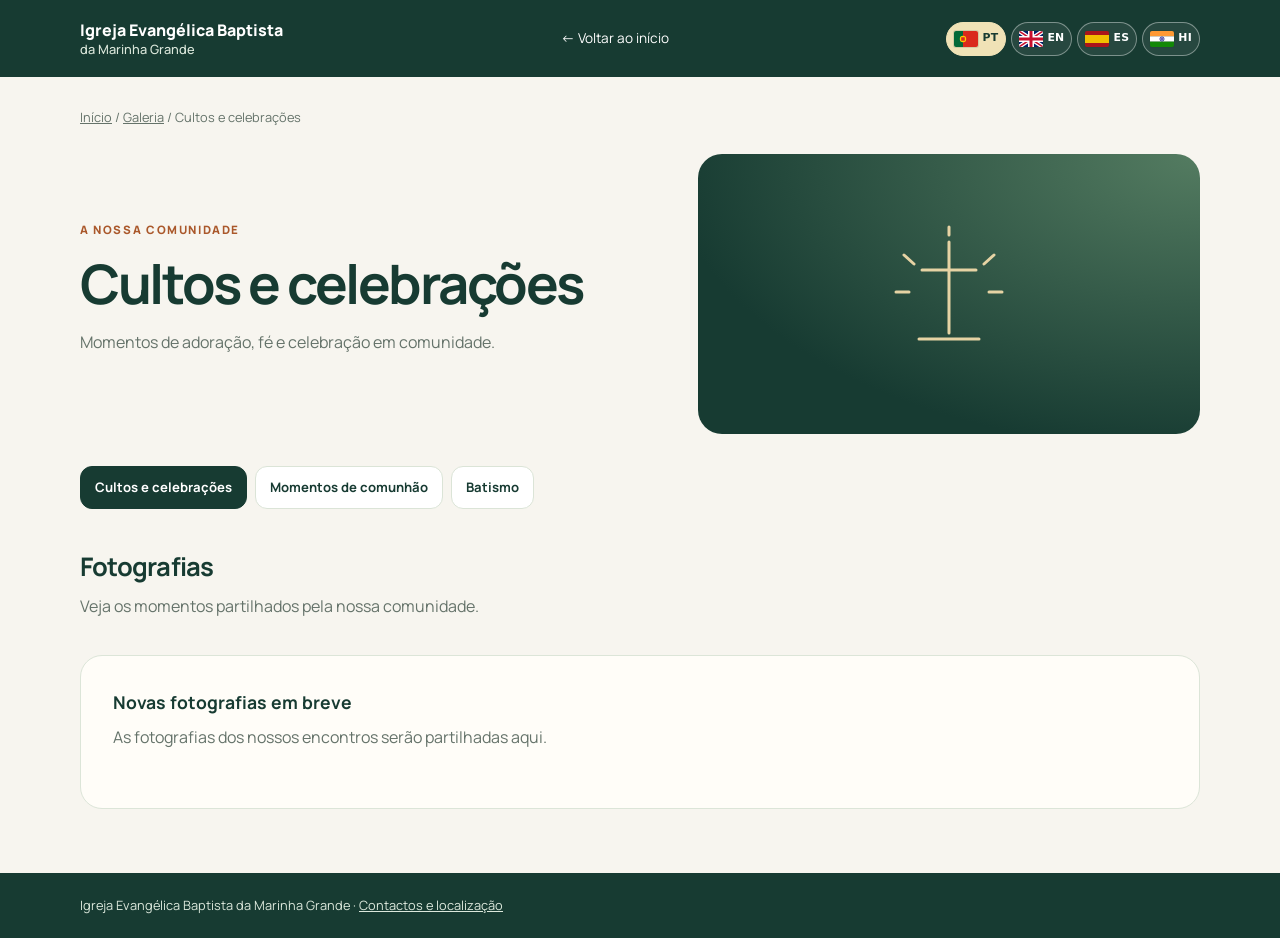
<file: galeria/index.html>
<!doctype html>
<html lang="pt-PT"><head><meta charset="utf-8"><meta name="viewport" content="width=device-width,initial-scale=1"><meta name="theme-color" content="#173b32"><meta name="description" content="Momentos de adoração, fé e celebração em comunidade. Álbuns da Igreja Evangélica Baptista da Marinha Grande."><title>Galeria de Fotos | Igreja Baptista da Marinha Grande</title><link rel="preconnect" href="https://fonts.googleapis.com"><link rel="preconnect" href="https://fonts.gstatic.com" crossorigin><link href="https://fonts.googleapis.com/css2?family=Manrope:wght@500;700;800&display=swap" rel="stylesheet"><link rel="stylesheet" href="gallery.css?v=20261128-4"><script src="gallery.js?v=20261114-4" defer></script><style>.cover{overflow:hidden;border-radius:24px;box-shadow:0 12px 28px #173b3214}.cover img{max-width:100%}</style><link rel="preconnect" href="https://fonts.googleapis.com"><link rel="preconnect" href="https://fonts.gstatic.com" crossorigin><link href="https://fonts.googleapis.com/css2?family=Noto+Sans+Devanagari:wght@400;500;600;700;800&display=swap" rel="stylesheet"><script src="../site-language.js?v=20261128-4" defer></script></head>
<body data-topic="cultos-celebracoes"><header class="top"><div class="wrap"><a class="brand" href="../index.html">Igreja Evangélica Baptista<small>da Marinha Grande</small></a><a class="back" href="../index.html#fotos">← Voltar ao início</a><div class="language-switcher" data-lang-switcher role="group" aria-label="Idioma do site"><button type="button" data-lang="pt-PT" aria-label="Português" title="Português" aria-pressed="true"><svg class="language-flag" viewBox="0 0 24 16" aria-hidden="true"><rect width="9" height="16" fill="#046A38"/><rect x="9" width="15" height="16" fill="#DA291C"/><circle cx="9" cy="8" r="3.2" fill="#FFCD00"/><path d="M7.2 6.2h3.6v3.6H7.2z" fill="#DA291C"/></svg><span class="language-code">PT</span></button><button type="button" data-lang="en" aria-label="English" title="English" aria-pressed="false"><svg class="language-flag" viewBox="0 0 24 16" aria-hidden="true"><rect width="24" height="16" fill="#012169"/><path d="m0 0 24 16M24 0 0 16" stroke="#fff" stroke-width="4"/><path d="m0 0 24 16M24 0 0 16" stroke="#C8102E" stroke-width="1.5"/><path d="M12 0v16M0 8h24" stroke="#fff" stroke-width="6"/><path d="M12 0v16M0 8h24" stroke="#C8102E" stroke-width="3"/></svg><span class="language-code">EN</span></button><button type="button" data-lang="es" aria-label="Español" title="Español" aria-pressed="false"><svg class="language-flag" viewBox="0 0 24 16" aria-hidden="true"><rect width="24" height="16" fill="#AA151B"/><rect y="4" width="24" height="8" fill="#F1BF00"/></svg><span class="language-code">ES</span></button><button type="button" data-lang="hi" aria-label="हिन्दी" title="हिन्दी" aria-pressed="false"><svg class="language-flag" viewBox="0 0 24 16" aria-hidden="true"><rect width="24" height="5.34" fill="#FF9933"/><rect y="5.33" width="24" height="5.34" fill="#fff"/><rect y="10.66" width="24" height="5.34" fill="#138808"/><circle cx="12" cy="8" r="2.1" fill="none" stroke="#000080" stroke-width=".65"/><path d="M12 5.9v4.2M9.9 8h4.2M10.52 6.52l2.96 2.96m0-2.96-2.96 2.96" stroke="#000080" stroke-width=".38"/></svg><span class="language-code">HI</span></button></div></div></header><main class="wrap"><nav class="crumb" aria-label="Localização"><a href="../index.html">Início</a> / <a href="index.html">Galeria</a> / Cultos e celebrações</nav><section class="intro"><div><span class="eyebrow">A nossa comunidade</span><h1>Cultos e celebrações</h1><p class="lead">Momentos de adoração, fé e celebração em comunidade.</p></div><figure class="cover topic-symbol" role="img" aria-label="Cruz com raios de luz"><svg viewBox="0 0 160 160" aria-hidden="true" focusable="false"><path d="M80 28v91M53 56h54"/><path d="M50 125h60M35 41l10 9M125 41l-10 9M80 13v8M27 78h13M120 78h13"/></svg></figure></section><nav class="topics" aria-label="Temas da galeria"><a href="index.html" aria-current="page">Cultos e celebrações</a><a href="momentos-comunhao.html">Momentos de comunhão</a><a href="batismo.html">Batismo</a></nav><section id="album-detail" hidden></section><section aria-labelledby="albums-title"><h2 id="albums-title">Fotografias</h2><p class="muted">Veja os momentos partilhados pela nossa comunidade.</p><div id="albums" aria-live="polite"><div class="empty"><strong>Novas fotografias em breve</strong><p>As fotografias dos nossos encontros serão partilhadas aqui.</p></div></div><noscript><p>Ative o JavaScript para consultar os álbuns.</p></noscript></section></main><dialog id="photo-dialog" aria-label="Fotografia ampliada"><div class="dialog-tools"><span id="photo-caption"></span><button type="button" id="close-photo" autofocus>Fechar ×</button></div><img id="large-photo" alt=""></dialog><footer><div class="wrap">Igreja Evangélica Baptista da Marinha Grande · <a href="../index.html#contacto">Contactos e localização</a></div></footer></body></html>
</file>
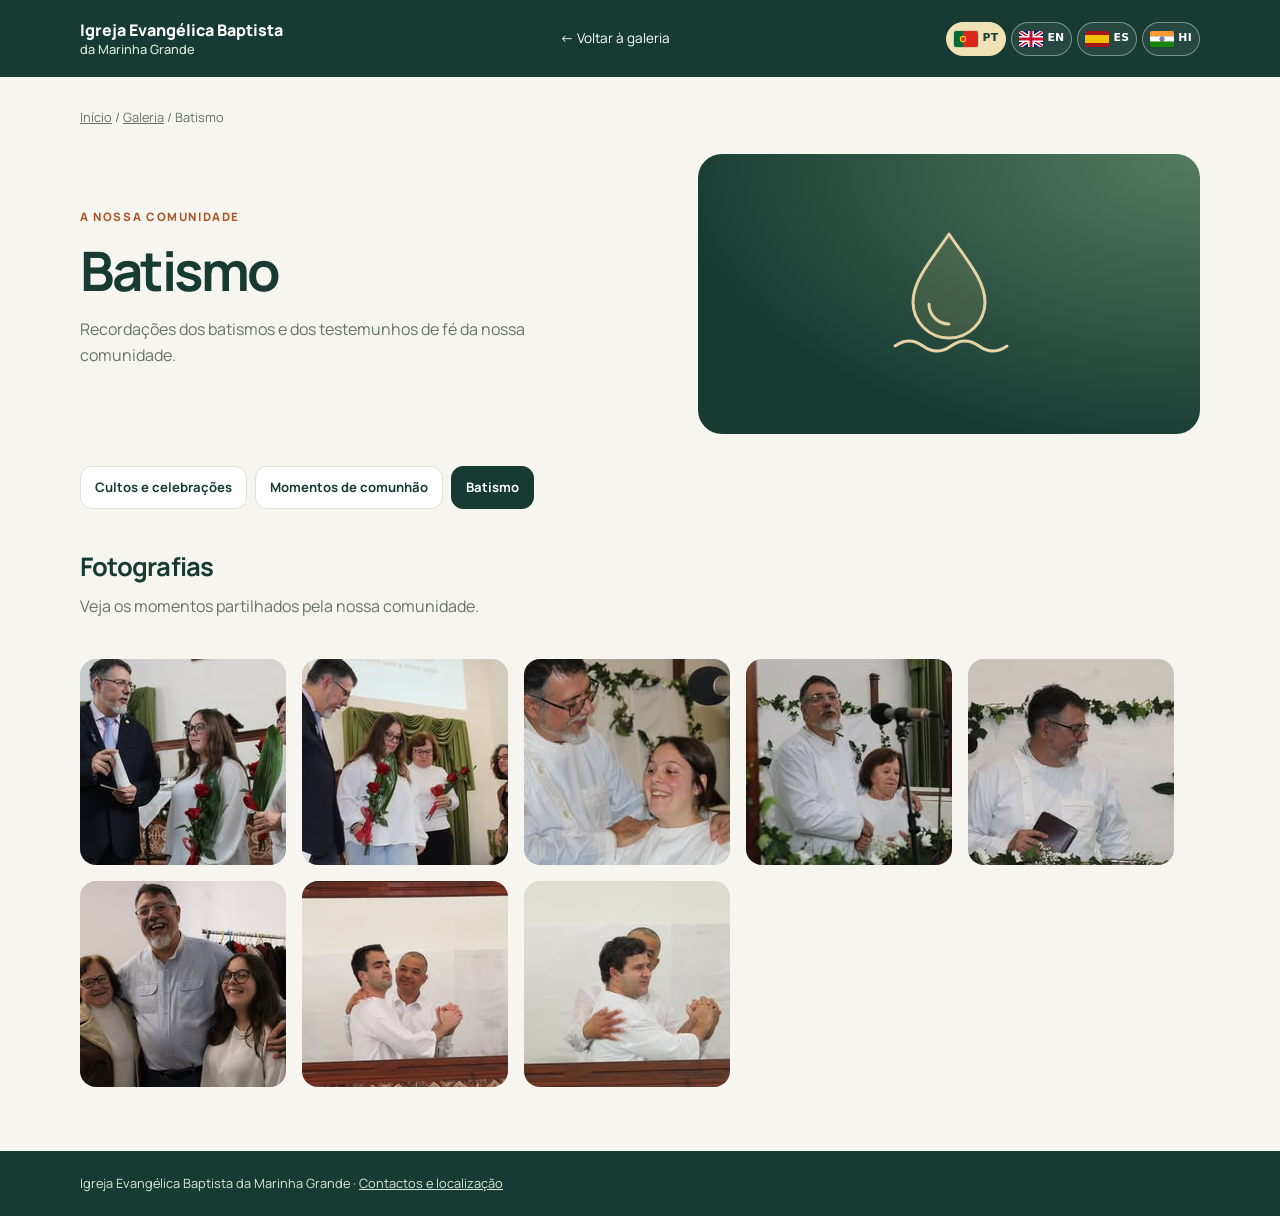
<file: galeria/batismo.html>
<!doctype html>
<html lang="pt-PT"><head><meta charset="utf-8"><meta name="viewport" content="width=device-width,initial-scale=1"><meta name="theme-color" content="#173b32"><meta name="description" content="Recordações dos batismos e dos testemunhos de fé da nossa comunidade. Álbuns da Igreja Evangélica Baptista da Marinha Grande."><title>Batismo | Igreja Baptista da Marinha Grande</title><link rel="preconnect" href="https://fonts.googleapis.com"><link rel="preconnect" href="https://fonts.gstatic.com" crossorigin><link href="https://fonts.googleapis.com/css2?family=Manrope:wght@500;700;800&display=swap" rel="stylesheet"><link rel="stylesheet" href="gallery.css?v=20261128-4"><script src="gallery.js?v=20261114-4" defer></script><style>.baptism-cover{display:grid;place-items:center;height:280px;overflow:hidden;border-radius:24px;background:radial-gradient(ellipse at top right,#547c61,#173b32 75%)}.baptism-cover svg{width:160px;height:160px}@media(max-width:760px){.baptism-cover{height:240px}}</style><link rel="preconnect" href="https://fonts.googleapis.com"><link rel="preconnect" href="https://fonts.gstatic.com" crossorigin><link href="https://fonts.googleapis.com/css2?family=Noto+Sans+Devanagari:wght@400;500;600;700;800&display=swap" rel="stylesheet"><script src="../site-language.js?v=20261128-4" defer></script></head>
<body data-topic="batismo"><header class="top"><div class="wrap"><a class="brand" href="../index.html">Igreja Evangélica Baptista<small>da Marinha Grande</small></a><a class="back" href="index.html">← Voltar à galeria</a><div class="language-switcher" data-lang-switcher role="group" aria-label="Idioma do site"><button type="button" data-lang="pt-PT" aria-label="Português" title="Português" aria-pressed="true"><svg class="language-flag" viewBox="0 0 24 16" aria-hidden="true"><rect width="9" height="16" fill="#046A38"/><rect x="9" width="15" height="16" fill="#DA291C"/><circle cx="9" cy="8" r="3.2" fill="#FFCD00"/><path d="M7.2 6.2h3.6v3.6H7.2z" fill="#DA291C"/></svg><span class="language-code">PT</span></button><button type="button" data-lang="en" aria-label="English" title="English" aria-pressed="false"><svg class="language-flag" viewBox="0 0 24 16" aria-hidden="true"><rect width="24" height="16" fill="#012169"/><path d="m0 0 24 16M24 0 0 16" stroke="#fff" stroke-width="4"/><path d="m0 0 24 16M24 0 0 16" stroke="#C8102E" stroke-width="1.5"/><path d="M12 0v16M0 8h24" stroke="#fff" stroke-width="6"/><path d="M12 0v16M0 8h24" stroke="#C8102E" stroke-width="3"/></svg><span class="language-code">EN</span></button><button type="button" data-lang="es" aria-label="Español" title="Español" aria-pressed="false"><svg class="language-flag" viewBox="0 0 24 16" aria-hidden="true"><rect width="24" height="16" fill="#AA151B"/><rect y="4" width="24" height="8" fill="#F1BF00"/></svg><span class="language-code">ES</span></button><button type="button" data-lang="hi" aria-label="हिन्दी" title="हिन्दी" aria-pressed="false"><svg class="language-flag" viewBox="0 0 24 16" aria-hidden="true"><rect width="24" height="5.34" fill="#FF9933"/><rect y="5.33" width="24" height="5.34" fill="#fff"/><rect y="10.66" width="24" height="5.34" fill="#138808"/><circle cx="12" cy="8" r="2.1" fill="none" stroke="#000080" stroke-width=".65"/><path d="M12 5.9v4.2M9.9 8h4.2M10.52 6.52l2.96 2.96m0-2.96-2.96 2.96" stroke="#000080" stroke-width=".38"/></svg><span class="language-code">HI</span></button></div></div></header><main class="wrap"><nav class="crumb" aria-label="Localização"><a href="../index.html">Início</a> / <a href="index.html">Galeria</a> / Batismo</nav><section class="intro"><div><span class="eyebrow">A nossa comunidade</span><h1>Batismo</h1><p class="lead">Recordações dos batismos e dos testemunhos de fé da nossa comunidade.</p></div><figure class="cover topic-symbol" role="img" aria-label="Água representando o batismo"><svg viewBox="0 0 160 160" aria-hidden="true" focusable="false"><path d="M80 20C65 43 44 65 44 88a36 36 0 0 0 72 0c0-23-21-45-36-68Z" fill="#d7b77722"/><path d="M60 90a20 20 0 0 0 20 20M26 132q14-10 28 0t28 0t28 0t28 0"/></svg></figure></section><nav class="topics" aria-label="Temas da galeria"><a href="index.html">Cultos e celebrações</a><a href="momentos-comunhao.html">Momentos de comunhão</a><a href="batismo.html" aria-current="page">Batismo</a></nav><section id="album-detail" hidden></section><section aria-labelledby="albums-title"><h2 id="albums-title">Fotografias</h2><p class="muted">Veja os momentos partilhados pela nossa comunidade.</p><div id="albums" aria-live="polite"><div class="empty"><strong>Novas fotografias em breve</strong><p>As fotografias dos nossos encontros serão partilhadas aqui.</p></div></div><noscript><p>Ative o JavaScript para consultar os álbuns.</p></noscript></section></main><dialog id="photo-dialog" aria-label="Fotografia ampliada"><div class="dialog-tools"><span id="photo-caption"></span><button type="button" id="close-photo" autofocus>Fechar ×</button></div><img id="large-photo" alt=""></dialog><footer><div class="wrap">Igreja Evangélica Baptista da Marinha Grande · <a href="../index.html#contacto">Contactos e localização</a></div></footer></body></html>
</file>
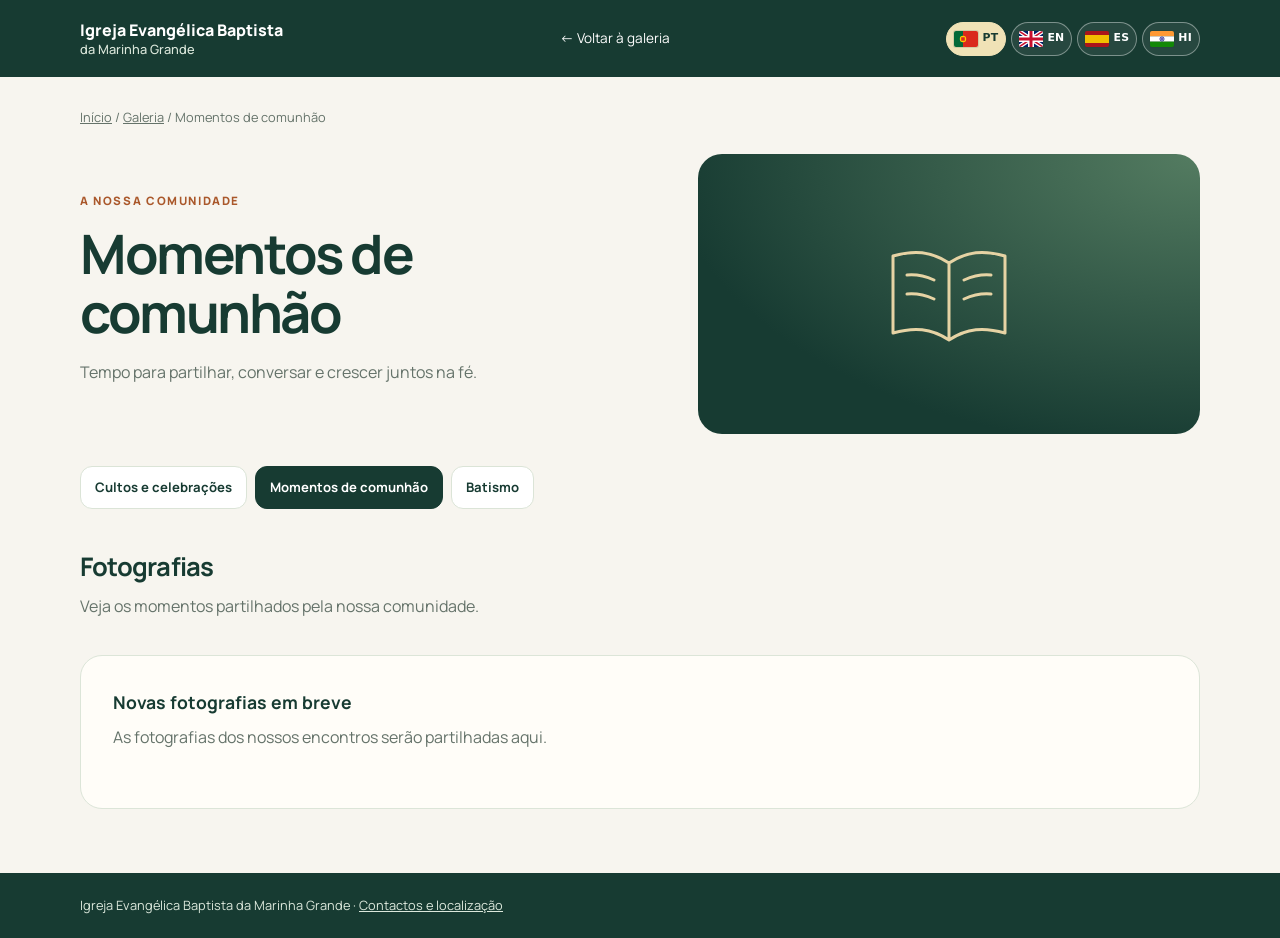
<file: galeria/comunidade.html>
<!doctype html><html lang="pt-PT"><head><meta charset="utf-8"><meta name="viewport" content="width=device-width,initial-scale=1"><meta http-equiv="refresh" content="0;url=momentos-comunhao.html"><title>Momentos de comunhão | Galeria</title><script>const destination=new URL("momentos-comunhao.html",location.href);destination.search=location.search;destination.hash=location.hash;location.replace(destination.href);</script></head><body><p>Esta categoria foi integrada em <a href="momentos-comunhao.html">Momentos de comunhão</a>.</p></body></html>
</file>
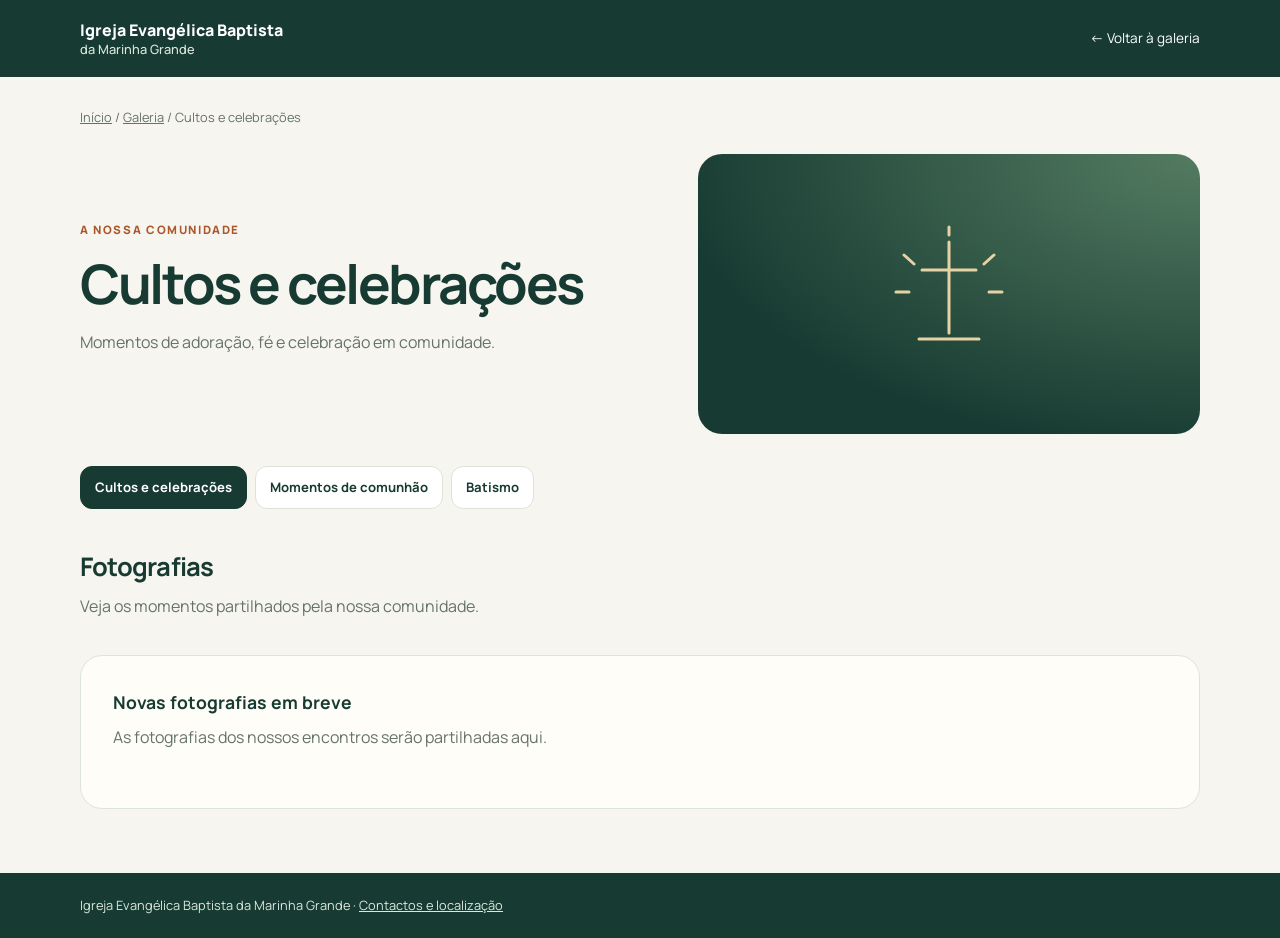
<file: galeria/cultos-celebracoes.html>
<!doctype html>
<html lang="pt-PT"><head><meta charset="utf-8"><meta name="viewport" content="width=device-width,initial-scale=1"><meta name="theme-color" content="#173b32"><meta name="description" content="Momentos de adoração, fé e celebração em comunidade. Álbuns da Igreja Evangélica Baptista da Marinha Grande."><title>Cultos e celebrações | Igreja Baptista da Marinha Grande</title><link rel="preconnect" href="https://fonts.googleapis.com"><link rel="preconnect" href="https://fonts.gstatic.com" crossorigin><link href="https://fonts.googleapis.com/css2?family=Manrope:wght@500;700;800&display=swap" rel="stylesheet"><link rel="stylesheet" href="gallery.css?v=20261114-2"><script src="gallery.js?v=20261114-4" defer></script></head>
<body data-topic="cultos-celebracoes"><header class="top"><div class="wrap"><a class="brand" href="../index.html">Igreja Evangélica Baptista<small>da Marinha Grande</small></a><a class="back" href="index.html">← Voltar à galeria</a></div></header><main class="wrap"><nav class="crumb" aria-label="Localização"><a href="../index.html">Início</a> / <a href="index.html">Galeria</a> / Cultos e celebrações</nav><section class="intro"><div><span class="eyebrow">A nossa comunidade</span><h1>Cultos e celebrações</h1><p class="lead">Momentos de adoração, fé e celebração em comunidade.</p></div><figure class="cover topic-symbol" role="img" aria-label="Cruz com raios de luz"><svg viewBox="0 0 160 160" aria-hidden="true" focusable="false"><path d="M80 28v91M53 56h54"/><path d="M50 125h60M35 41l10 9M125 41l-10 9M80 13v8M27 78h13M120 78h13"/></svg></figure></section><nav class="topics" aria-label="Temas da galeria"><a href="index.html" aria-current="page">Cultos e celebrações</a><a href="momentos-comunhao.html">Momentos de comunhão</a><a href="batismo.html">Batismo</a></nav><section id="album-detail" hidden></section><section aria-labelledby="albums-title"><h2 id="albums-title">Fotografias</h2><p class="muted">Veja os momentos partilhados pela nossa comunidade.</p><div id="albums" aria-live="polite"><div class="empty"><strong>Novas fotografias em breve</strong><p>As fotografias dos nossos encontros serão partilhadas aqui.</p></div></div><noscript><p>Ative o JavaScript para consultar os álbuns.</p></noscript></section></main><dialog id="photo-dialog" aria-label="Fotografia ampliada"><div class="dialog-tools"><span id="photo-caption"></span><button type="button" id="close-photo" autofocus>Fechar ×</button></div><img id="large-photo" alt=""></dialog><footer><div class="wrap">Igreja Evangélica Baptista da Marinha Grande · <a href="../index.html#contacto">Contactos e localização</a></div></footer></body></html>
</file>
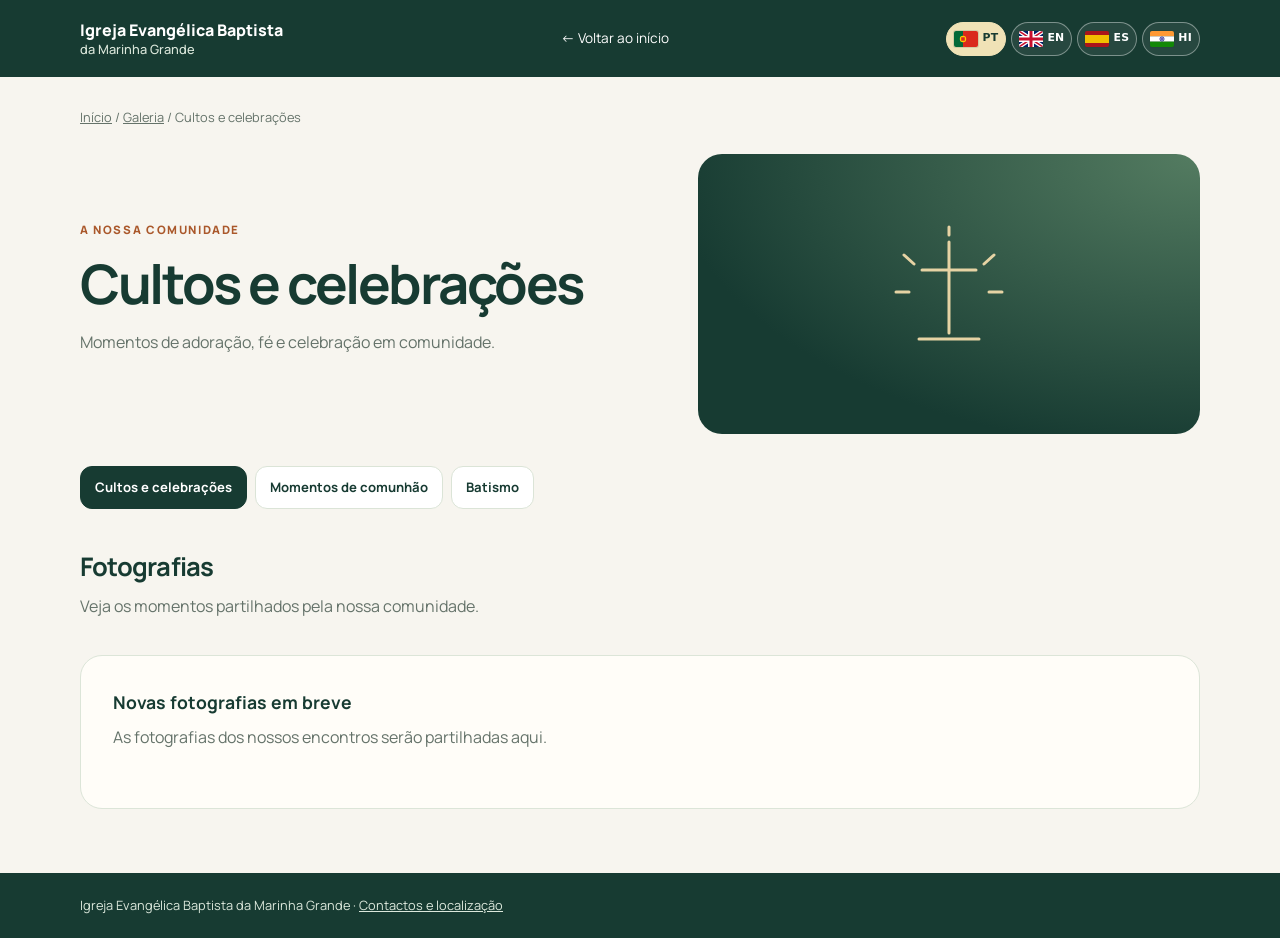
<file: galeria/eventos-especiais.html>
<!doctype html><html lang="pt-PT"><head><meta charset="utf-8"><meta name="viewport" content="width=device-width,initial-scale=1"><meta http-equiv="refresh" content="0;url=index.html"><title>Cultos e celebrações | Galeria</title><script>const destination=new URL("index.html",location.href);destination.search=location.search;destination.hash=location.hash;location.replace(destination.href);</script></head><body><p>Esta categoria foi integrada em <a href="index.html">Cultos e celebrações</a>.</p></body></html>
</file>
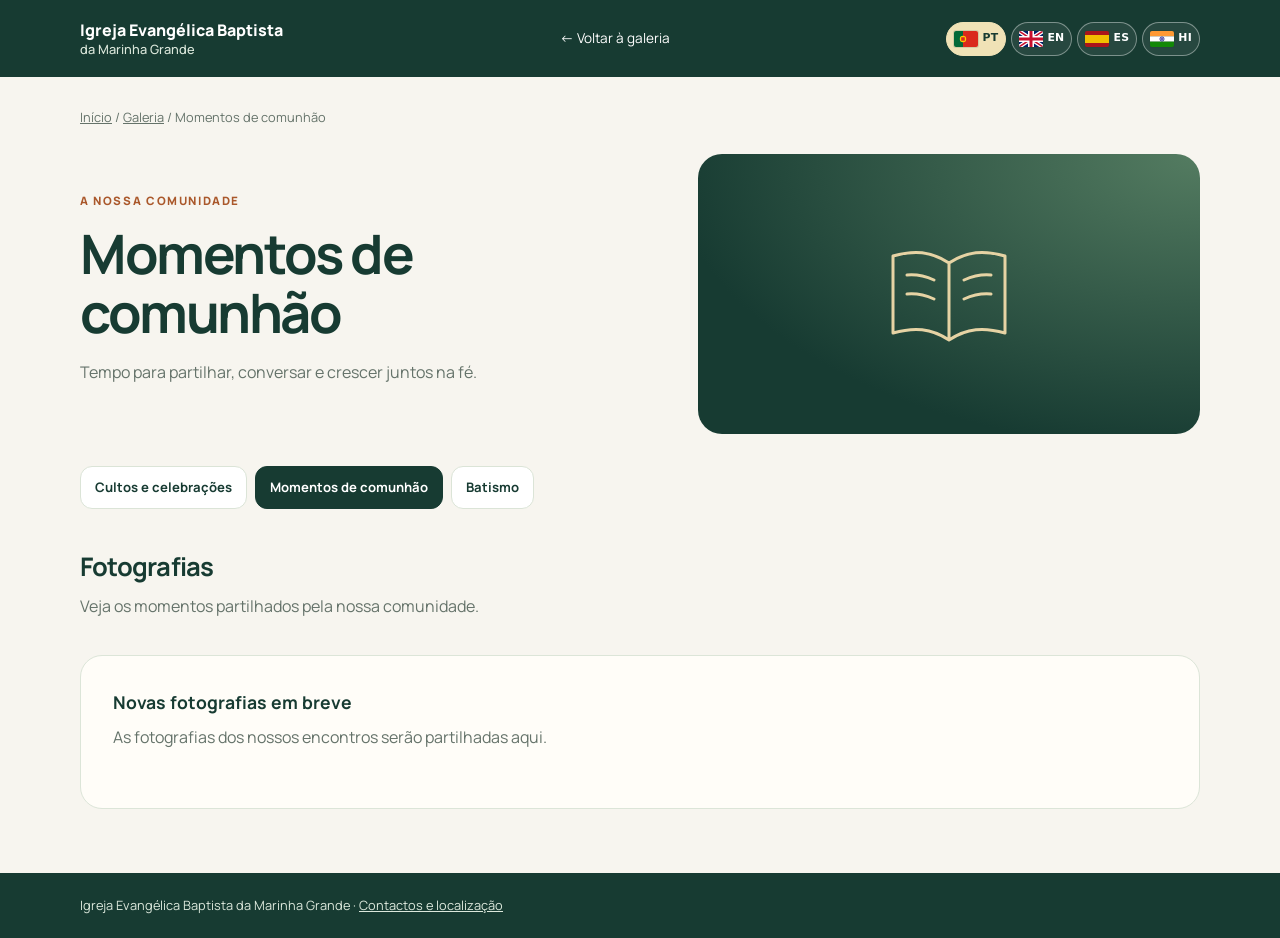
<file: galeria/momentos-comunhao.html>
<!doctype html>
<html lang="pt-PT"><head><meta charset="utf-8"><meta name="viewport" content="width=device-width,initial-scale=1"><meta name="theme-color" content="#173b32"><meta name="description" content="Tempo para partilhar, conversar e crescer juntos na fé. Álbuns da Igreja Evangélica Baptista da Marinha Grande."><title>Momentos de comunhão | Igreja Baptista da Marinha Grande</title><link rel="preconnect" href="https://fonts.googleapis.com"><link rel="preconnect" href="https://fonts.gstatic.com" crossorigin><link href="https://fonts.googleapis.com/css2?family=Manrope:wght@500;700;800&display=swap" rel="stylesheet"><link rel="stylesheet" href="gallery.css?v=20261128-4"><script src="gallery.js?v=20261114-4" defer></script><link rel="preconnect" href="https://fonts.googleapis.com"><link rel="preconnect" href="https://fonts.gstatic.com" crossorigin><link href="https://fonts.googleapis.com/css2?family=Noto+Sans+Devanagari:wght@400;500;600;700;800&display=swap" rel="stylesheet"><script src="../site-language.js?v=20261128-4" defer></script></head>
<body data-topic="momentos-comunhao"><header class="top"><div class="wrap"><a class="brand" href="../index.html">Igreja Evangélica Baptista<small>da Marinha Grande</small></a><a class="back" href="index.html">← Voltar à galeria</a><div class="language-switcher" data-lang-switcher role="group" aria-label="Idioma do site"><button type="button" data-lang="pt-PT" aria-label="Português" title="Português" aria-pressed="true"><svg class="language-flag" viewBox="0 0 24 16" aria-hidden="true"><rect width="9" height="16" fill="#046A38"/><rect x="9" width="15" height="16" fill="#DA291C"/><circle cx="9" cy="8" r="3.2" fill="#FFCD00"/><path d="M7.2 6.2h3.6v3.6H7.2z" fill="#DA291C"/></svg><span class="language-code">PT</span></button><button type="button" data-lang="en" aria-label="English" title="English" aria-pressed="false"><svg class="language-flag" viewBox="0 0 24 16" aria-hidden="true"><rect width="24" height="16" fill="#012169"/><path d="m0 0 24 16M24 0 0 16" stroke="#fff" stroke-width="4"/><path d="m0 0 24 16M24 0 0 16" stroke="#C8102E" stroke-width="1.5"/><path d="M12 0v16M0 8h24" stroke="#fff" stroke-width="6"/><path d="M12 0v16M0 8h24" stroke="#C8102E" stroke-width="3"/></svg><span class="language-code">EN</span></button><button type="button" data-lang="es" aria-label="Español" title="Español" aria-pressed="false"><svg class="language-flag" viewBox="0 0 24 16" aria-hidden="true"><rect width="24" height="16" fill="#AA151B"/><rect y="4" width="24" height="8" fill="#F1BF00"/></svg><span class="language-code">ES</span></button><button type="button" data-lang="hi" aria-label="हिन्दी" title="हिन्दी" aria-pressed="false"><svg class="language-flag" viewBox="0 0 24 16" aria-hidden="true"><rect width="24" height="5.34" fill="#FF9933"/><rect y="5.33" width="24" height="5.34" fill="#fff"/><rect y="10.66" width="24" height="5.34" fill="#138808"/><circle cx="12" cy="8" r="2.1" fill="none" stroke="#000080" stroke-width=".65"/><path d="M12 5.9v4.2M9.9 8h4.2M10.52 6.52l2.96 2.96m0-2.96-2.96 2.96" stroke="#000080" stroke-width=".38"/></svg><span class="language-code">HI</span></button></div></div></header><main class="wrap"><nav class="crumb" aria-label="Localização"><a href="../index.html">Início</a> / <a href="index.html">Galeria</a> / Momentos de comunhão</nav><section class="intro"><div><span class="eyebrow">A nossa comunidade</span><h1>Momentos de comunhão</h1><p class="lead">Tempo para partilhar, conversar e crescer juntos na fé.</p></div><figure class="cover topic-symbol" role="img" aria-label="Bíblia aberta, símbolo de partilha na fé"><svg viewBox="0 0 160 160" aria-hidden="true" focusable="false"><path d="M80 49c-18-12-35-13-56-7v77c21-6 38-5 56 7 18-12 35-13 56-7V42c-21-6-38-5-56 7ZM80 49v77M38 61c10-1 18 1 27 5M38 80c10-1 18 1 27 5M95 66c9-4 17-6 27-5M95 85c9-4 17-6 27-5"/></svg></figure></section><nav class="topics" aria-label="Temas da galeria"><a href="index.html">Cultos e celebrações</a><a href="momentos-comunhao.html" aria-current="page">Momentos de comunhão</a><a href="batismo.html">Batismo</a></nav><section id="album-detail" hidden></section><section aria-labelledby="albums-title"><h2 id="albums-title">Fotografias</h2><p class="muted">Veja os momentos partilhados pela nossa comunidade.</p><div id="albums" aria-live="polite"><div class="empty"><strong>Novas fotografias em breve</strong><p>As fotografias dos nossos encontros serão partilhadas aqui.</p></div></div><noscript><p>Ative o JavaScript para consultar os álbuns.</p></noscript></section></main><dialog id="photo-dialog" aria-label="Fotografia ampliada"><div class="dialog-tools"><span id="photo-caption"></span><button type="button" id="close-photo" autofocus>Fechar ×</button></div><img id="large-photo" alt=""></dialog><footer><div class="wrap">Igreja Evangélica Baptista da Marinha Grande · <a href="../index.html#contacto">Contactos e localização</a></div></footer></body></html>
</file>
<file: galeria/gallery.css>
:root{--green:#173b32;--cream:#f7f5ef;--gold:#d7b777;--muted:#65736a}*{box-sizing:border-box}body{margin:0;background:var(--cream);color:var(--green);font:16px/1.6 Manrope,system-ui,sans-serif}a{color:inherit}.wrap{width:min(1120px,calc(100% - 40px));margin:auto}.top{background:var(--green);color:#fff}.top .wrap{display:flex;align-items:center;justify-content:space-between;gap:20px;padding:20px 0}.brand{font-weight:800;text-decoration:none;line-height:1.3}.brand small{display:block;font-weight:500;font-size:.8rem;color:#dce8dc}.back{font-size:.85rem;text-decoration:none}.back:hover{text-decoration:underline}main{padding:30px 0 64px}.crumb{font-size:.8rem;color:var(--muted);margin-bottom:26px}.intro{display:grid;grid-template-columns:1.15fr 1fr;gap:40px;align-items:center}.eyebrow{color:#aa582b;text-transform:uppercase;font-size:.72rem;letter-spacing:.14em;font-weight:800}h1{font-size:clamp(2.1rem,5vw,3.4rem);letter-spacing:-.045em;line-height:1.08;margin:12px 0 18px}.lead{color:var(--muted);max-width:520px}.cover{margin:0}.cover button{display:block;position:relative;width:100%;padding:0;border:0;border-radius:24px;overflow:hidden;background:var(--green);cursor:zoom-in;box-shadow:0 14px 32px #173b3218}.cover img{width:100%;height:280px;display:block;object-fit:cover;object-position:center 40%}.cover button span{position:absolute;right:14px;bottom:14px;padding:6px 12px;border-radius:99px;background:#173b32e6;color:#fff;font:700 .75rem system-ui}.topics{display:flex;gap:8px;flex-wrap:wrap;margin:32px 0 38px}.topics a{padding:10px 14px;border:1px solid #dbe4d7;border-radius:12px;background:#fff;text-decoration:none;font-size:.82rem;font-weight:700}.topics a[aria-current=page]{background:var(--green);border-color:var(--green);color:#fff}h2{font-size:1.6rem;letter-spacing:-.03em;margin:0 0 6px}.muted{color:var(--muted);margin-top:0}.album-grid{display:grid;grid-template-columns:repeat(3,minmax(0,1fr));gap:20px}.album{overflow:hidden;border:1px solid #dce5d8;border-radius:20px;background:#fff;text-decoration:none;box-shadow:0 8px 24px #173b320a}.album img{display:block;width:100%;aspect-ratio:4/3;object-fit:cover}.album div{padding:18px}.album h3{margin:6px 0;font-size:1.05rem}.album time,.album small{font-size:.8rem;color:var(--muted)}.empty{padding:32px;border:1px solid #dce5d8;border-radius:22px;background:#fffdf8;margin-top:20px}.empty strong{display:block;font-size:1.1rem}.empty p{max-width:650px;margin:8px 0 0;color:var(--muted)}.photo-grid{display:grid;grid-template-columns:repeat(3,minmax(0,1fr));gap:16px;margin-top:24px}.photo-grid button{padding:0;border:0;border-radius:16px;overflow:hidden;cursor:zoom-in;background:#e5ece0}.photo-grid img{display:block;width:100%;aspect-ratio:4/3;object-fit:cover}dialog{width:min(1100px,95vw);max-height:94vh;padding:18px;border:0;border-radius:20px;background:#112b24;color:white}dialog::backdrop{background:#071b16dc}dialog img{display:block;max-height:75vh;max-width:100%;margin:auto;object-fit:contain}.dialog-tools{display:flex;gap:12px;align-items:center;justify-content:space-between;margin-bottom:14px}.dialog-tools button{border:1px solid #ffffff60;background:transparent;color:#fff;border-radius:10px;padding:10px 14px;font:inherit;cursor:pointer}a:focus-visible,button:focus-visible{outline:3px solid var(--gold);outline-offset:4px}footer{padding:22px 0;background:var(--green);color:#dce8dc;font-size:.8rem}.error{padding:30px;background:#fff;border-radius:20px}@media(max-width:760px){.intro{grid-template-columns:1fr;gap:20px}.cover img{height:240px}.album-grid,.photo-grid{grid-template-columns:repeat(2,minmax(0,1fr))}.top .wrap{align-items:flex-start}.back{max-width:110px;text-align:right}.empty{padding:24px}}@media(max-width:420px){.album-grid{grid-template-columns:1fr}.wrap{width:calc(100% - 32px)}.topics a{font-size:.75rem;padding:9px 11px}}
/* Keep gallery chrome stable during topic navigation and album loading. */
body{min-height:100vh;min-height:100svh;display:flex;flex-direction:column}
body>main{flex:1}
body>header,body>footer{flex-shrink:0}
.intro{min-height:280px}
.intro>div{min-height:150px}
#albums{min-height:174px}
.cover{overflow:hidden;border-radius:24px}
@media(max-width:760px){.intro{min-height:0}.intro>div{min-height:0}}

/* Match loading and empty card geometry from the first paint. */
#albums{display:flow-root;min-height:174px}
#albums>.empty{min-height:154px;margin:20px 0 0}

/* Preserve small source photos instead of stretching them across large columns. */
#album-detail .photo-grid{grid-template-columns:repeat(auto-fill,minmax(150px,206px));align-items:start}
#album-detail .photo-grid button{aspect-ratio:1}
#album-detail .photo-grid img{width:100%;height:100%;aspect-ratio:1;object-fit:contain}

/* Matching topic symbols and bounded album covers. */
.cover.topic-symbol{display:grid;place-items:center;height:280px;overflow:hidden;border-radius:24px;background:radial-gradient(ellipse at top right,#547c61,#173b32 75%);box-shadow:none}
.topic-symbol svg{display:block;width:160px;height:160px;fill:none;stroke:#e6d3a4;stroke-width:3;stroke-linecap:round;stroke-linejoin:round}
.album-grid .album{min-width:0}
.album-grid .album>img{display:block;width:100%;height:180px;object-fit:cover}
@media(max-width:760px){.cover.topic-symbol{height:240px}}

/* Centra as fotos quando, em ecrãs estreitos, só há espaço para uma coluna. */
#album-detail .photo-grid{justify-content:center;justify-items:center}

/* Seletor de idioma consistente nas três páginas da galeria. */
.language-switcher{display:flex;align-items:center;gap:5px;flex:0 0 auto}
.language-switcher button{display:inline-flex;align-items:center;justify-content:center;gap:4px;min-width:42px;min-height:34px;padding:4px 7px;border:1px solid #ffffff65;border-radius:999px;background:#ffffff12;color:#fff;font:700 .68rem/1 system-ui,sans-serif;cursor:pointer}
.language-switcher button:hover,.language-switcher button:focus-visible{background:#ffffff26;outline:2px solid var(--gold);outline-offset:2px}
.language-switcher button.is-active{background:#f0e2b6;border-color:#f0e2b6;color:#173b32}
.language-flag{display:block;width:24px;height:16px;flex:none;overflow:hidden;border-radius:2px;box-shadow:0 0 0 1px #173b3222}.language-code{letter-spacing:.025em}
html[lang=hi] body,html[lang=hi] button{font-family:"Noto Sans Devanagari","Nirmala UI","Mangal",system-ui,sans-serif}
@media(max-width:760px){.top .wrap{flex-wrap:wrap}.language-switcher{width:100%;justify-content:center}.top .back{max-width:none}}
</file>
